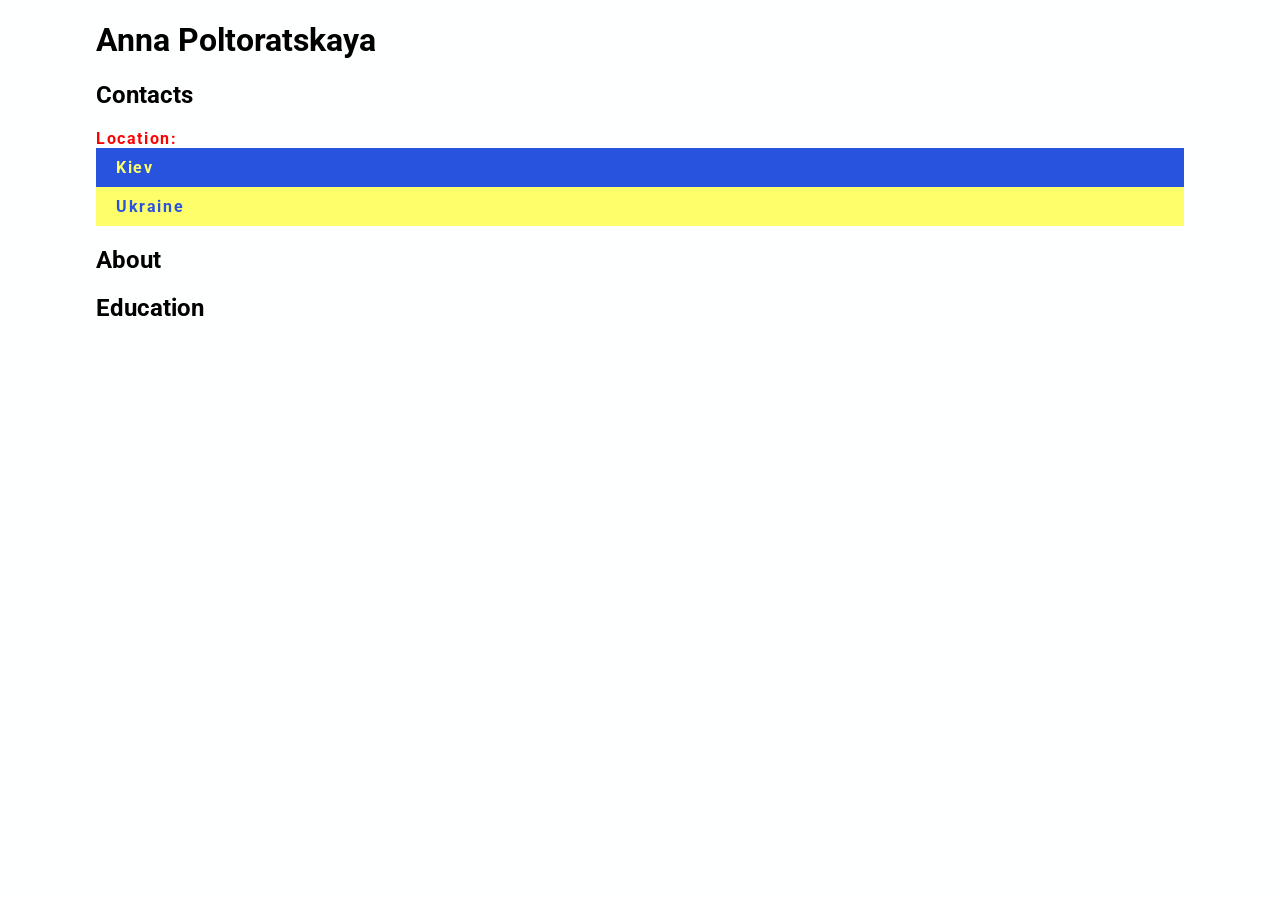
<file: index.html>
<!DOCTYPE html>
<html lang="en">
    <head>
        <meta charset="UTF-8">
        <meta name="viewport"
              content="width=device-width, user-scalable=no, initial-scale=1.0, maximum-scale=1.0, minimum-scale=1.0">
        <meta http-equiv="X-UA-Compatible" content="ie=edge">
        <link rel="preconnect" href="https://fonts.googleapis.com">
        <link rel="preconnect" href="https://fonts.gstatic.com" crossorigin>
        <link href="https://fonts.googleapis.com/css2?family=Roboto:ital,wght@0,400;0,500;0,700;1,500&display=swap"
              rel="stylesheet">
        <link rel="stylesheet" href="style.css">
        <title>Anna Poltoratskaya CV. RSSchool JS/FE Course EN.</title>
    </head>
    <body>
        <div class="wrapper">
            <header class="header">

            </header>

            <main class="main">
                <div class="container">
                    <h1>Anna Poltoratskaya</h1>
                    <div class="contacts">
                        <div class="contacts__title">
                            <h2>Contacts</h2>
                        </div>
                        <div class="contacts__info info">
                            <ul class="info__list">
                                <li class="info__item location">
                                    <span class="location__title">Location: </span><br>
                                    <span class="location__city"> Kiev </span>
                                    <span class="location__country">Ukraine</span>
                                </li>
                            </ul>
                        </div>
                    </div>
                    <div class="about">
                        <h2>About</h2>

                    </div>
                    <div class="education">
                        <h2 class="education__title">Education</h2>
                    </div>
                </div>
            </main>

            <footer class="footer">

            </footer>
        </div>
    </body>
</html>
</file>
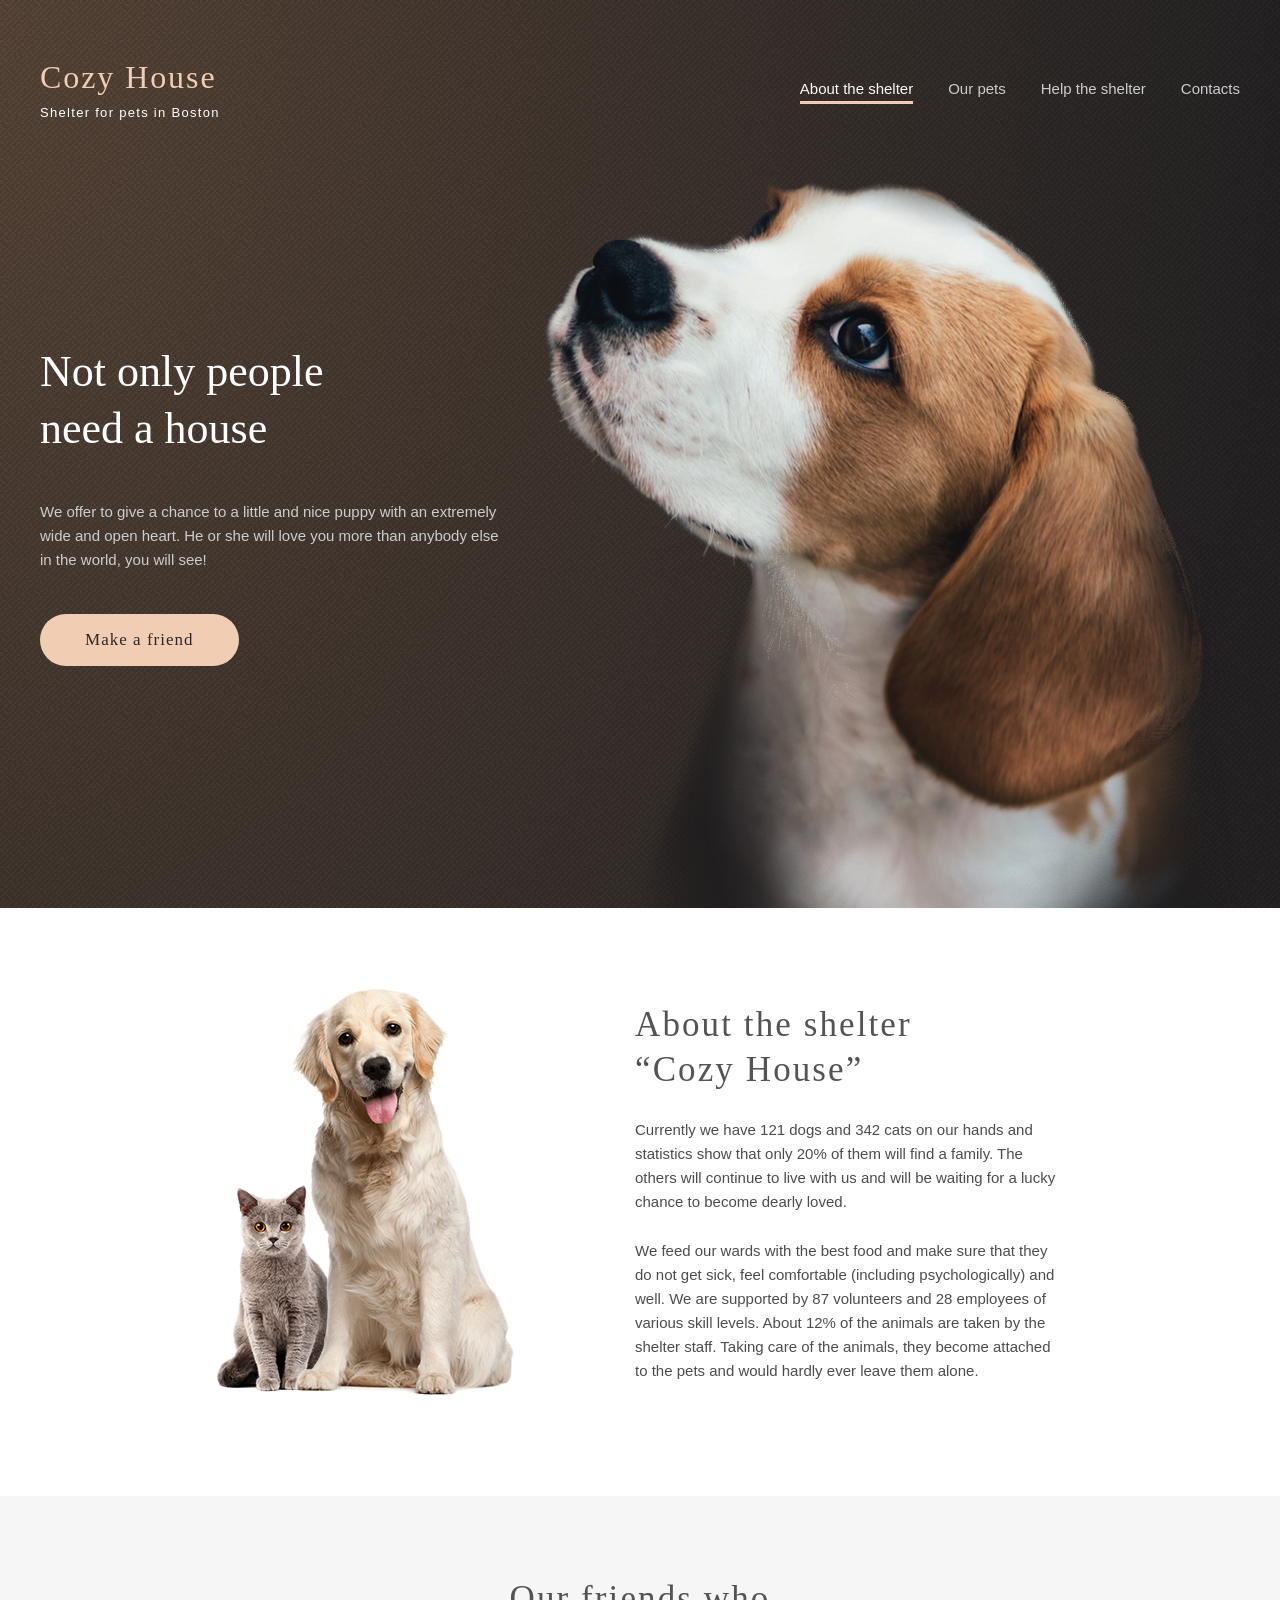
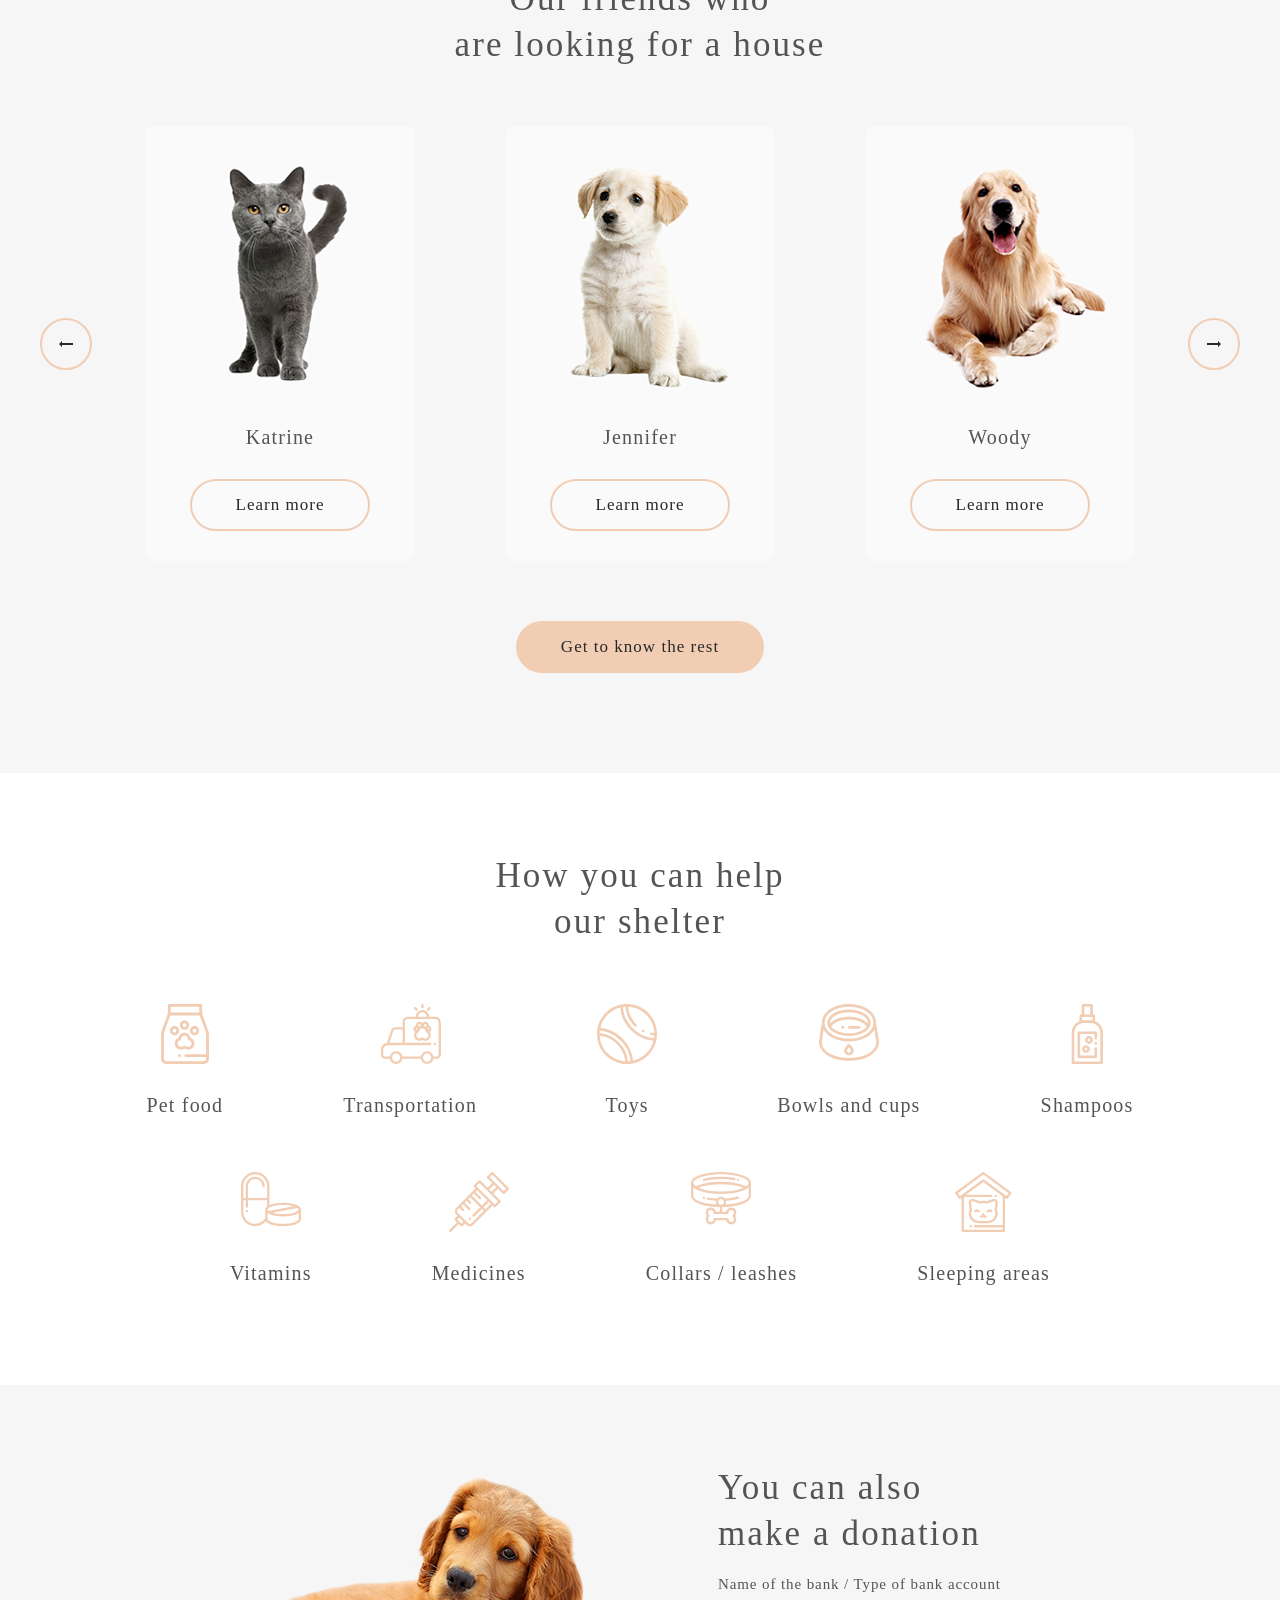
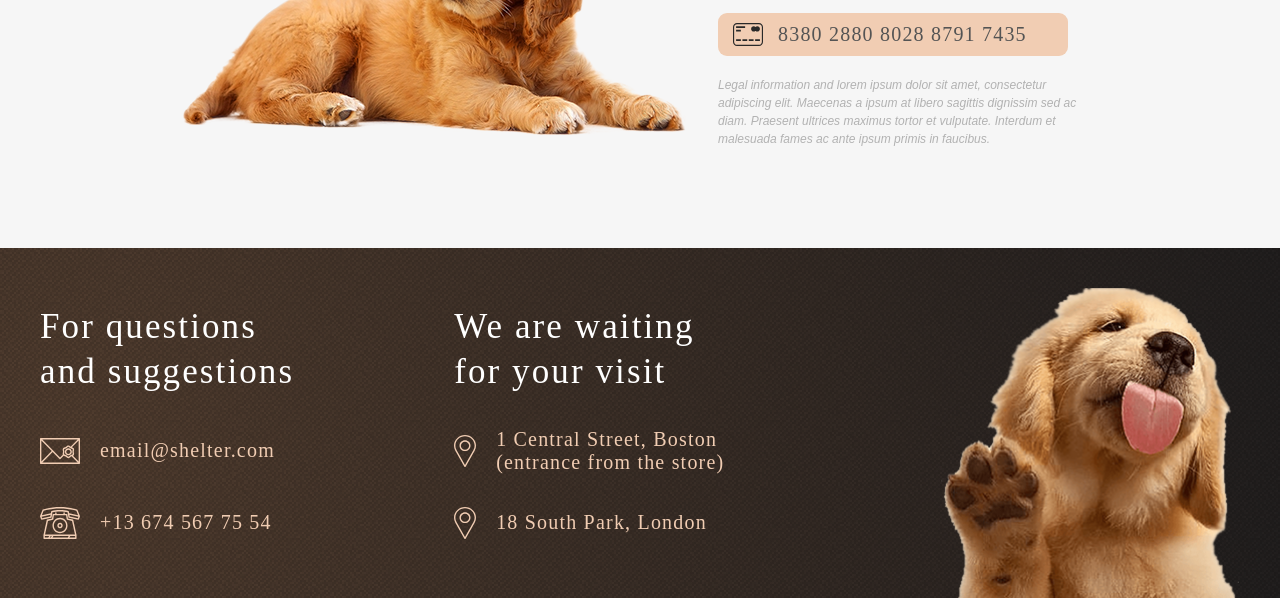
<file: Shelter/pages/index.html>
<!doctype html>
<html lang="en">
    <head>
        <meta charset="UTF-8">
        <meta name="viewport"
              content="width=device-width, user-scalable=no, initial-scale=1.0, maximum-scale=1.0, minimum-scale=1.0">
        <meta http-equiv="X-UA-Compatible" content="ie=edge">
        <title>Cozy House. Shelter for pets in Boston</title>
        <!--        <link rel="stylesheet" href="css/normalize.css">-->
        <link rel="stylesheet" href="css/style_zero.css">
        <link rel="stylesheet" href="css/style.css">
        <script src="js/script.js" defer></script>
    </head>
    <body>
        <div class="wrapper">
            <div class="start-screen">
                <header class="header">
                    <div class="header__container">
                        <a href="#" class="header__logo logo">
                            <h1 class="logo__title">Cozy House</h1>
                            <p class="logo__subtitle">Shelter for pets in Boston</p>
                        </a>
                        <nav class="header__menu menu">
                            <ul class="menu__list">
                                <li class="menu__item menu__item_active">
                                    <a href="#" class="menu__link">About the shelter</a>
                                </li>
                                <li class="menu__item">
                                    <a href="pets.html" class="menu__link">Our pets</a>
                                </li>
                                <li class="menu__item">
                                    <a href="#help" class="menu__link">Help the shelter</a>
                                </li>
                                <li class="menu__item">
                                    <a href="#contacts" class="menu__link">Contacts</a>
                                </li>
                            </ul>
                        </nav>
                        <div class="header__burger header__burger_main">
                            <span></span>
                        </div>
                    </div>
                </header>
                <div class="start-screen__container">
                    <div class="start-screen__content content">
                        <h2 class="content__title">Not only people <br>need a house</h2>
                        <div class="content__text">
                            We offer to give a chance to a little and nice puppy with an extremely wide and open heart.
                            He or she will love you more than anybody else in the world, you will see!
                        </div>
                        <div class="button-primary_start-screen">
                            <a href="#pets" class="content__button button-primary">Make a friend</a>
                        </div>
                    </div>
                    <div class="start-screen__img">
                        <img src="../assets/images/main/start-screen-puppy.png" alt="">
                    </div>

                </div>
            </div>
            <main class="main">
                <section class="about">
                    <div class="about__container">
                        <div class="about__content section-content">
                            <div class="about__img">
                                <img src="../assets/images/main/about-pets.png" alt="">
                            </div>
                            <div class="about__block-text block-text">
                                <h2 class="block-text__title section-title">About the shelter <br>“Cozy House”</h2>
                                <p class="block-text__text">Currently we have 121 dogs and 342 cats on our hands and
                                    statistics show that only 20% of them will find a family. The others will continue
                                    to live with us and will be waiting for a lucky chance to become dearly loved.</p>
                                <p class="block-text__text">We feed our wards with the best food and make sure that they
                                    do not get sick, feel comfortable (including psychologically) and well. We are
                                    supported by 87 volunteers and 28 employees of various skill levels. About 12% of
                                    the animals are taken by the shelter staff. Taking care of the animals, they become
                                    attached to the pets and would hardly ever leave them alone.</p>
                            </div>
                        </div>
                    </div>
                </section>
                <section class="pets">
                    <a name="pets"></a>
                    <div class="pets__container">
                        <div class="pets__content section-content">
                            <h2 class="pets__title section-title">Our friends who <br>are looking for a house</h2>
                            <div class="pets__slider slider">
                                <a href="##" class="slider__btn-arrow slider__btn-arrow_prev">
                                    <img src="../assets/icons/arrow.svg" alt="arrow prev">
                                </a>
                                <div class="pets__cards">
                                    <div class="card">
                                        <div class="card__img">
                                            <img src="../assets/images/pets/pets-katrine.png" alt="Katrine">
                                        </div>
                                        <p class="card__name">Katrine</p>
                                        <a href="##" class="card__button button-secondary">Learn more</a>
                                    </div>
                                    <div class="card card_odd-1">
                                        <div class="card__img">
                                            <img src="../assets/images/pets/pets-jennifer.png" alt="Jennifer">
                                        </div>
                                        <p class="card__name">Jennifer</p>
                                        <a href="##" class="card__button button-secondary">Learn more</a>
                                    </div>
                                    <div class="card card_odd-2">
                                        <div class="card__img">
                                            <img src="../assets/images/pets/pets-woody.png" alt="Woody">
                                        </div>
                                        <p class="card__name">Woody</p>
                                        <a href="##" class="card__button button-secondary">Learn more</a>
                                    </div>
                                </div>
                                <a href="##" class="slider__btn-arrow slider__btn-arrow_next"><img
                                    src="../assets/icons/arrow.svg" alt="arrow next"></a>
                            </div>
                            <a href="pets.html" class="pets__button button-primary">Get to know the rest</a>
                        </div>
                    </div>
                </section>
                <section class="help">
                    <a name="help"></a>
                    <div class="help__container">
                        <div class="help__content section-content">
                            <h2 class="help__title section-title">How you can help <br>our shelter</h2>
                            <div class="help__list">
                                <div class="help__item">
                                    <div class="help__item-img">
                                        <img src="../assets/icons/help_list/pet-food.svg" alt="Pet food">
                                    </div>
                                    <p class="help__item-text">Pet food</p>
                                </div>
                                <div class="help__item">
                                    <div class="help__item-img">
                                        <img src="../assets/icons/help_list/transportation.svg" alt="Transportation">
                                    </div>
                                    <p class="help__item-text">Transportation</p>
                                </div>
                                <div class="help__item">
                                    <div class="help__item-img">
                                        <img src="../assets/icons/help_list/toys.svg" alt="Toys">
                                    </div>
                                    <p class="help__item-text">Toys</p>
                                </div>
                                <div class="help__item">
                                    <div class="help__item-img">
                                        <img src="../assets/icons/help_list/bowls-and-cups.svg" alt="Bowls and cups">
                                    </div>
                                    <p class="help__item-text">Bowls and cups</p>
                                </div>
                                <div class="help__item">
                                    <div class="help__item-img">
                                        <img src="../assets/icons/help_list/shampoos.svg" alt="Shampoos">
                                    </div>
                                    <p class="help__item-text">Shampoos</p>
                                </div>
                                <div class="help__item">
                                    <div class="help__item-img">
                                        <img src="../assets/icons/help_list/vitamins.svg" alt="Vitamins">
                                    </div>
                                    <p class="help__item-text">Vitamins</p>
                                </div>
                                <div class="help__item">
                                    <div class="help__item-img">
                                        <img src="../assets/icons/help_list/medicines.svg" alt="Medicines">
                                    </div>
                                    <p class="help__item-text">Medicines</p>
                                </div>
                                <div class="help__item">
                                    <div class="help__item-img">
                                        <img src="../assets/icons/help_list/collars-or-leashes.svg"
                                             alt="Collars / leashes">
                                    </div>
                                    <p class="help__item-text">Collars / leashes</p>
                                </div>
                                <div class="help__item">
                                    <div class="help__item-img">
                                        <img src="../assets/icons/help_list/sleeping-area.svg" alt="Sleeping areas">
                                    </div>
                                    <p class="help__item-text">Sleeping areas</p>
                                </div>
                            </div>
                        </div>

                    </div>
                </section>
                <section class="donation">
                    <div class="donation__container">
                        <div class="donation__content section-content">
                            <div class="donation__img">
                                <img src="../assets/images/main/donation-dog.png" alt="">
                            </div>
                            <div class="donation__block-text block-text">
                                <h2 class="block-text__title section-title">You can also <br>make a donation</h2>
                                <p class="donation__text">Name of the bank / Type of bank account</p>
                                <div class="donation__credit-card">
                                    <a href="##"><img src="../assets/icons/credit-card.svg" alt="Credit card">8380 2880
                                        8028 8791 7435</a>
                                </div>
                                <p class="donation__note">
                                    Legal information and lorem ipsum dolor sit amet, consectetur adipiscing elit.
                                    Maecenas a ipsum at libero sagittis dignissim sed ac diam. Praesent ultrices maximus
                                    tortor et vulputate. Interdum et malesuada fames ac ante ipsum primis in faucibus.
                                </p>
                            </div>
                        </div>
                    </div>
                </section>
            </main>
            <footer class="footer">
                <a name="contacts"></a>
                <div class="footer__container">
                    <div class="footer__content">
                        <div class="footer__contacts">
                            <div class="contacts contacts__contact">
                                <h3 class="footer__title">For questions <br>and suggestions</h3>

                                <div class="contacts__item contacts__item_mail">
                                    <a class="contacts__mail" href="mailto:email@shelter.com">
                                        <img class="contacts__img" src="../assets/icons/mail.svg" alt="email">email@shelter.com</a>
                                </div>
                                <div class="contacts__item">
                                    <a class="contacts__phone" href="tel:136745677554">
                                        <img class="contacts__img" src="../assets/icons/phone.svg" alt="phone"> +13 674
                                        567 75 54</a>
                                </div>
                            </div>
                            <div class="contacts contacts__location">
                                <h3 class="footer__title">We are waiting <br>for your visit</h3>
                                <div class="contacts__item contacts__item_location1">
                                    <a class="contacts__location"
                                       href="https://www.google.com/maps/place/1+Central+St,+Boston,+MA+02109,+%D0%A1%D0%A8%D0%90/@42.3585519,-71.056915,17z/data=!3m1!4b1!4m5!3m4!1s0x89e370868bc2ce7b:0x82fa7db94f5fea9e!8m2!3d42.3585519!4d-71.0547263"
                                       target="_blank"><img class="contacts__img" src="../assets/icons/pin.svg"
                                                            alt="location">
                                        1 Central Street, Boston <br>(entrance from the store)</a>
                                </div>
                                <div class="contacts__item">
                                    <a class="contacts__location"
                                       href="https://www.google.com/maps/place/18+S+Park+Cres,+London+SE6+1JW,+%D0%92%D0%B5%D0%BB%D0%B8%D0%BA%D0%BE%D0%B1%D1%80%D0%B8%D1%82%D0%B0%D0%BD%D0%B8%D1%8F/@51.4424531,0.0036272,17z/data=!3m1!4b1!4m5!3m4!1s0x47d8a9e35f520529:0x8d1b5611767e32ec!8m2!3d51.4424531!4d0.0058159"
                                       target="_blank"><img class="contacts__img" src="../assets/icons/pin.svg"
                                                            alt="location">
                                        18 South Park, London</a>
                                </div>

                            </div>
                        </div>
                        <div class="footer__img">
                            <img src="../assets/images/main/footer-puppy.png" alt="Puppy">
                        </div>
                    </div>
                </div>
            </footer>
        </div>
    </body>
</html>
</file>
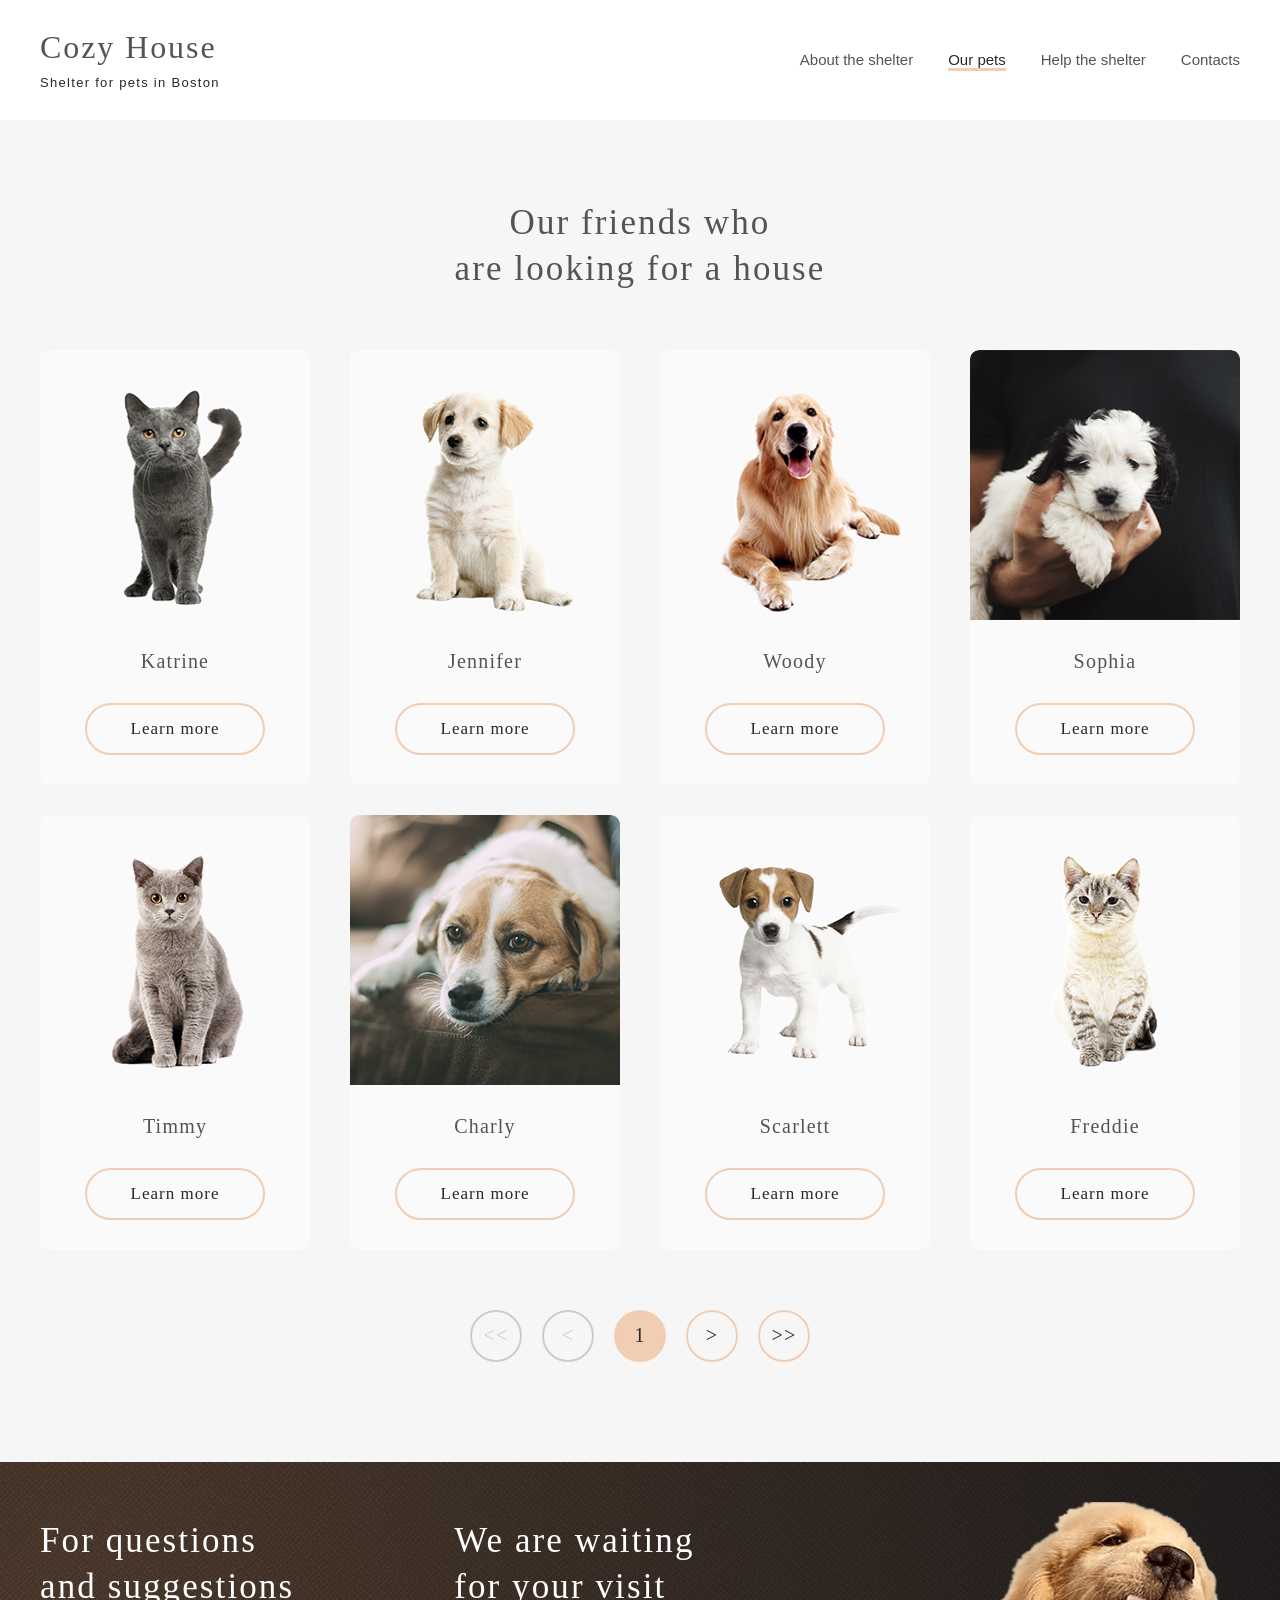
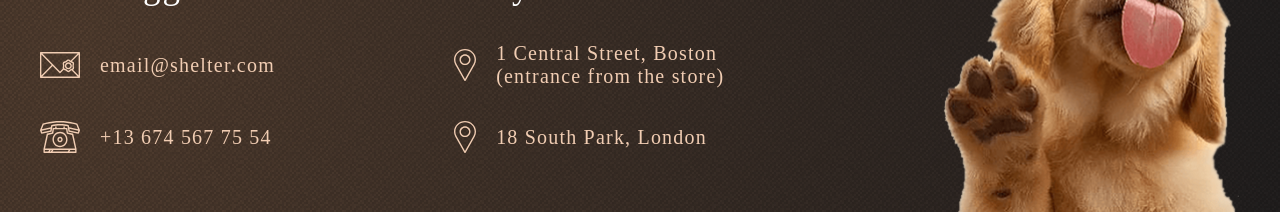
<file: Shelter/pages/pets.html>
<!doctype html>
<html lang="en">
    <head>
        <meta charset="UTF-8">
        <meta name="viewport"
              content="width=device-width, user-scalable=no, initial-scale=1.0, maximum-scale=1.0, minimum-scale=1.0">
        <meta http-equiv="X-UA-Compatible" content="ie=edge">
        <title>Cozy House. Our pets. Shelter for pets in Boston</title>
        <link rel="stylesheet" href="css/style_zero.css">
        <link rel="stylesheet" href="css/style.css">
        <script src="js/script.js" defer></script>
    </head>
    <body>
        <div class="wrapper">
            <header class="header header_pets">
                <div class="header__container header__container_pets">
                    <a href="index.html" class="header__logo logo">
                        <h1 class="logo__title">Cozy House</h1>
                        <p class="logo__subtitle">Shelter for pets in Boston</p>
                    </a>
                    <nav class="header__menu menu">
                        <ul class="menu__list">
                            <li class="menu__item">
                                <a href="index.html" class="menu__link">About the shelter</a>
                            </li>
                            <li class="menu__item">
                                <a href="pets.html" class="menu__link menu__item_active">Our pets</a>
                            </li>
                            <li class="menu__item">
                                <a href="index.html#help" class="menu__link">Help the shelter</a>
                            </li>
                            <li class="menu__item">
                                <a href="#contacts" class="menu__link">Contacts</a>
                            </li>
                        </ul>
                    </nav>
                    <div class="header__burger">
                        <span></span>
                    </div>
                </div>
            </header>
            <main class="main main_pets">
                <section class="pets">
                    <div class="pets__container">
                        <div class="pets__content section-content">
                            <h2 class="pets__title section-title">Our friends who <br>are looking for a house</h2>
                                <div class="pets__cards pets__cards_pet">
                                    <div class="card">
                                        <div class="card__img">
                                            <img src="../assets/images/pets/pets-katrine.png" alt="Katrine">
                                        </div>
                                        <p class="card__name">Katrine</p>
                                        <a href="#" class="card__button button-secondary">Learn more</a>
                                    </div>
                                    <div class="card">
                                        <div class="card__img">
                                            <img src="../assets/images/pets/pets-jennifer.png" alt="Jennifer">
                                        </div>
                                        <p class="card__name">Jennifer</p>
                                        <a href="#" class="card__button button-secondary">Learn more</a>
                                    </div>
                                    <div class="card">
                                        <div class="card__img">
                                            <img src="../assets/images/pets/pets-woody.png" alt="Woody">
                                        </div>
                                        <p class="card__name">Woody</p>
                                        <a href="#" class="card__button button-secondary">Learn more</a>
                                    </div>
                                    <div class="card card_odd-1">
                                        <div class="card__img">
                                            <img src="../assets/images/pets/pets-sophia.jpg" alt="Sophia">
                                        </div>
                                        <p class="card__name">Sophia</p>
                                        <a href="#" class="card__button button-secondary">Learn more</a>
                                    </div>
                                    <div class="card card_odd-1">
                                        <div class="card__img">
                                            <img src="../assets/images/pets/pets-timmy.jpg" alt="Timmy">
                                        </div>
                                        <p class="card__name">Timmy</p>
                                        <a href="#" class="card__button button-secondary">Learn more</a>
                                    </div>
                                    <div class="card card_odd-1">
                                        <div class="card__img">
                                            <img src="../assets/images/pets/pets-charly.jpg" alt="Charly">
                                        </div>
                                        <p class="card__name">Charly</p>
                                        <a href="#" class="card__button button-secondary">Learn more</a>
                                    </div>
                                    <div class="card card_odd-2">
                                        <div class="card__img">
                                            <img src="../assets/images/pets/pets-scarlet.png" alt="Scarlett">
                                        </div>
                                        <p class="card__name">Scarlett</p>
                                        <a href="#" class="card__button button-secondary">Learn more</a>
                                    </div>
                                    <div class="card card_odd-2">
                                        <div class="card__img">
                                            <img src="../assets/images/pets/pets-freddie.jpg" alt="Freddie">
                                        </div>
                                        <p class="card__name">Freddie</p>
                                        <a href="#" class="card__button button-secondary">Learn more</a>
                                    </div>
                                </div>

                            <div class="pets__nav pets-nav">
                                <div class="pets-nav__btn pets-nav__btn_disabled"> << </div>
                                <div class="pets-nav__btn pets-nav__btn_disabled"> < </div>
                                <div class="pets-nav__btn pets-nav__btn_active"> 1 </div>
                                <div class="pets-nav__btn pets-nav__btn_enabled"> > </div>
                                <div class="pets-nav__btn pets-nav__btn_enabled"> >> </div>
                            </div>
                            </div>

                        </div>
                </section>
            </main>
            <footer class="footer">
                <a name="contacts"></a>
                <div class="footer__container">
                    <div class="footer__content">
                        <div class="footer__contacts">
                            <div class="contacts contacts__contact">
                                <h3 class="footer__title">For questions <br>and suggestions</h3>

                                <div class="contacts__item contacts__item_mail">
                                    <a class="contacts__mail" href="mailto:email@shelter.com">
                                        <img class="contacts__img" src="../assets/icons/mail.svg" alt="email">email@shelter.com</a>
                                </div>
                                <div class="contacts__item">
                                    <a class="contacts__phone" href="tel:136745677554">
                                        <img class="contacts__img" src="../assets/icons/phone.svg" alt="phone"> +13 674
                                        567 75 54</a>
                                </div>
                            </div>
                            <div class="contacts contacts__location">
                                <h3 class="footer__title">We are waiting <br>for your visit</h3>
                                <div class="contacts__item contacts__item_location1">
                                    <a class="contacts__location"
                                       href="https://www.google.com/maps/place/1+Central+St,+Boston,+MA+02109,+%D0%A1%D0%A8%D0%90/@42.3585519,-71.056915,17z/data=!3m1!4b1!4m5!3m4!1s0x89e370868bc2ce7b:0x82fa7db94f5fea9e!8m2!3d42.3585519!4d-71.0547263"
                                       target="_blank"><img class="contacts__img" src="../assets/icons/pin.svg"
                                                            alt="location">
                                        1 Central Street, Boston <br>(entrance from the store)</a>
                                </div>
                                <div class="contacts__item">
                                    <a class="contacts__location"
                                       href="https://www.google.com/maps/place/18+S+Park+Cres,+London+SE6+1JW,+%D0%92%D0%B5%D0%BB%D0%B8%D0%BA%D0%BE%D0%B1%D1%80%D0%B8%D1%82%D0%B0%D0%BD%D0%B8%D1%8F/@51.4424531,0.0036272,17z/data=!3m1!4b1!4m5!3m4!1s0x47d8a9e35f520529:0x8d1b5611767e32ec!8m2!3d51.4424531!4d0.0058159"
                                       target="_blank"><img class="contacts__img" src="../assets/icons/pin.svg"
                                                            alt="location">
                                        18 South Park, London</a>
                                </div>

                            </div>
                        </div>
                        <div class="footer__img">
                            <img src="../assets/images/main/footer-puppy.png" alt="Puppy">
                        </div>
                    </div>
                </div>
            </footer>
        </div>
    </body>
</html>
</file>
<file: style.css>
*, *:before, *:after {
    -moz-box-sizing: border-box;
    -webkit-box-sizing: border-box;
    box-sizing: border-box;
}

ul {
    margin: 0;
    padding: 0;
}

ul li {
    list-style: none;
}



/*-----------------------------*/
:root {
    --color-blue: #2753df;
    --color-yellow: #fdfe6a;
}
/*-----------------------------*/

body {
    background-color: #feffff;
    font-family: 'Roboto', sans-serif;
}

.container {
    max-width: 1088px;
    margin: 0px auto;
}

.location {
    font-weight: bold;
    letter-spacing: .1rem;
}
.location span:not(:first-child) {
    display: block;
    width: 100%;
    padding: 10px 0 10px 20px;
}

.location__title {
    color: red;
}

.location__city {
    background-color: var(--color-blue);
    color: var(--color-yellow);
}

.location__country {
    background-color: var(--color-yellow);
    color:  var(--color-blue);
}
</file>
<file: Shelter/pages/css/style_zero.css>
/*Обнуление*/
*{
	padding: 0;
	margin: 0;
	border: 0;
}
*,*:before,*:after{
	-moz-box-sizing: border-box;
	-webkit-box-sizing: border-box;
	box-sizing: border-box;
}
:focus,:active{outline: none;}
a:focus,a:active{outline: none;}

nav,footer,header,aside{display: block;}

html,body{
	height: 100%;
	width: 100%;
	font-size: 100%;
	line-height: 1;
	font-size: 14px;
	-ms-text-size-adjust: 100%;
	-moz-text-size-adjust: 100%;
	-webkit-text-size-adjust: 100%;
}
input,button,textarea{font-family:inherit;}

input::-ms-clear{display: none;}
button{cursor: pointer;}
button::-moz-focus-inner {padding:0;border:0;}
a, a:visited{text-decoration: none;}
a:hover{text-decoration: none;}
ul li{list-style: none;}
img{vertical-align: top;}

h1,h2,h3,h4,h5,h6{font-size:inherit;font-weight: 400;}
/*--------------------*/
</file>
<file: Shelter/pages/css/style.css>
.header__burger {
  display: none;
  cursor: pointer;
}

@media (max-width: 767.98px) {
  .header__burger {
    margin-right: 43px;
    display: block;
    position: relative;
    width: 30px;
    height: 20px;
    z-index: 5;
  }

  .header__burger span,
.header__burger:before,
.header__burger:after {
    position: absolute;
    background-color: #000000;
    left: 0;
    width: 100%;
    height: 2px;
    transition: all 0.3s ease 0s;
  }

  .header__burger_main span,
.header__burger_main:before,
.header__burger_main:after {
    background-color: #F1CDB3;
  }

  .header__burger:before,
.header__burger:after {
    content: "";
  }

  .header__burger span {
    top: 9px;
  }

  header__burger:before {
    top: 0;
  }

  .header__burger:after {
    bottom: 1px;
  }

  .header__burger.active:before {
    transform: rotate(45deg);
    top: 9px;
  }

  .header__burger.active:after {
    transform: rotate(-45deg);
    bottom: 9px;
  }

  .header__burger.active span {
    transform: scale(0);
  }
}
body {
  font-family: "Arial", sans-serif;
  color: #616161;
}

a {
  color: inherit;
}

.section-content {
  padding: 80px 0 100px 0;
}

.section-title {
  font-family: "Georgia", serif;
  font-weight: 400;
  font-size: 35px;
  line-height: 130%;
  letter-spacing: 0.06em;
  color: #545454;
}

.wrapper {
  overflow: hidden;
  display: flex;
  flex-direction: column;
  min-height: 100%;
  background: #FFFFFF;
}

[class*=__container] {
  max-width: 1200px;
  margin: 0px auto;
  /*padding: 0 15px;*/
}

.start-screen {
  height: 908px;
  background: url("../../assets/images/main/start-screen_patern.png"), radial-gradient(100% 215.42% at 0% 0%, #5B483A 0%, #262425 100%);
  color: #FFFFFF;
}

.header {
  width: 100%;
}

.header_pets {
  position: fixed;
  top: 0;
  left: 0;
  z-index: 50;
  background: #FFFFFF;
}

.main_pets {
  padding-top: 120px;
}

.header__container {
  min-height: 60px;
  padding: 60px 0;
  display: flex;
  align-items: center;
  justify-content: space-between;
}

.header__container_pets {
  padding: 30px 0;
}
.header__container_pets .logo__title {
  color: #545454;
}
.header__container_pets .logo__subtitle {
  color: #292929;
}
.header__container_pets .menu__link {
  color: #545454;
}
.header__container_pets .menu__link:hover {
  color: #292929;
}
.header__container_pets .menu__item_active {
  color: #292929;
}

.logo__title {
  padding-bottom: 10px;
  font-family: "Georgia", serif;
  font-weight: 400;
  font-size: 32px;
  line-height: 110%;
  letter-spacing: 0.06em;
  color: #F1CDB3;
}

.logo__subtitle {
  font-weight: 400;
  font-size: 13px;
  line-height: 15px;
  letter-spacing: 0.1em;
  text-align: center;
}

.menu__list {
  display: flex;
}

.menu__item:not(:last-child) {
  margin: 0 35px 0 0;
}

.menu__item {
  font-family: "Arial";
  font-weight: 400;
  font-size: 15px;
  line-height: 160%;
  color: #CDCDCD;
}
.menu__item:hover {
  color: #FAFAFA;
}

.menu__item_active {
  color: #FAFAFA;
  border-bottom: 3px solid #F1CDB3;
}

/*-----------------------------------------------------------------*/
.start-screen__container {
  display: flex;
  align-items: center;
  justify-content: space-between;
}

.content__title {
  font-family: "Georgia", serif;
  font-weight: 400;
  font-size: 44px;
  line-height: 130%;
}

.content__text {
  font-weight: 400;
  font-size: 15px;
  line-height: 160%;
  color: #CDCDCD;
}

.start-screen__img {
  margin-left: 42px;
}

.start-screen__container {
  align-items: normal;
}

.start-screen__content {
  padding-top: 163px;
}

.start-screen__content > *:not(:last-child) {
  margin: 0 0 42px 0;
}

.button-primary_start-screen {
  display: flex;
}

.button-primary, .button-secondary {
  display: inline-flex;
  align-items: center;
  justify-content: center;
  min-height: 52px;
  padding: 15px 45px;
  border-radius: 100px;
  font-family: "Georgia", serif;
  font-weight: 400;
  font-size: 17px;
  line-height: 130%;
  letter-spacing: 0.06em;
  color: #292929;
}

.button-primary {
  background: #F1CDB3;
}

.button-secondary {
  border: 2px solid #F1CDB3;
  padding: 15px 43px;
}

.button-primary:hover {
  background: #FDDCC4;
}

/*=================================================*/
.about__content {
  padding: 80px 175px 100px 175px;
  display: flex;
  align-items: center;
  justify-content: space-between;
}

.about__img {
  margin: 0 120px 0 0;
}

.block-text__text {
  font-family: "Arial";
  font-weight: 400;
  font-size: 15px;
  line-height: 160%;
  color: #4C4C4C;
}

.about__block-text > *:not(:last-child) {
  margin: 0 0 25px 0;
}

/*=================================================*/
.pets {
  background: #F6F6F6;
}

.pets__content {
  display: flex;
  flex-direction: column;
  align-items: center;
}

.pets__title {
  text-align: center;
  height: 90px;
}

.pets__content > *:not(:last-child) {
  margin: 0 0 60px 0;
}

.pets__slider {
  width: 100%;
  display: flex;
  align-items: center;
  justify-content: space-between;
}

.pets__cards {
  display: flex;
  align-items: center;
  flex-wrap: wrap;
  flex: 1 1 auto;
  justify-content: space-between;
}

.slider__btn-arrow {
  display: flex;
  flex-direction: column;
  align-items: center;
  padding: 21px 19px;
  width: 52px;
  height: 52px;
  border: 2px solid #F1CDB3;
  border-radius: 100px;
}
.slider__btn-arrow:hover {
  background: #FDDCC4;
  border-color: #FDDCC4;
}

.slider__btn-arrow_next {
  transform: rotate(180deg);
}

.slider__btn-arrow_prev {
  margin-right: 53px;
}

.slider__btn-arrow_next {
  margin-left: 53px;
}

.pets__cards_pet > * {
  margin-bottom: 30px;
}

.card {
  display: flex;
  flex-direction: column;
  align-items: center;
  width: 270px;
  height: 435px;
  background: #FAFAFA;
  border-radius: 9px;
}
.card:hover {
  cursor: pointer;
  box-shadow: 0px 2px 35px 14px rgba(13, 13, 13, 0.04);
  background: #FFFFFF;
}
.card:hover .button-secondary {
  background: #FDDCC4;
  border-color: #FDDCC4;
}

.card > * {
  margin-bottom: 30px;
}

.card__name {
  font-family: "Georgia", serif;
  font-weight: 400;
  font-size: 20px;
  line-height: 23px;
  letter-spacing: 0.06em;
  color: #545454;
}

.card__img img {
  border-radius: 9px 9px 0px 0px;
}

/*================================================*/
.help__title {
  text-align: center;
}

.help__list {
  padding: 5px 25px 0 25px;
  display: flex;
  flex-wrap: wrap;
  justify-content: center;
}

.help__item {
  display: flex;
  flex-direction: column;
  align-items: center;
  height: 113px;
  justify-content: space-between;
  padding: 0 60px;
  margin-top: 55px;
}

.help__item-text {
  /* h4 */
  font-family: "Georgia", serif;
  font-weight: 400;
  font-size: 20px;
  line-height: 115%;
  letter-spacing: 0.06em;
  color: #545454;
}

.donation {
  background: #F6F6F6;
}

.donation__content {
  margin: 0 142px 0 143px;
  display: flex;
  align-items: center;
  justify-content: space-between;
}

.donation__img {
  margin-right: 30px;
}

.donation__text {
  font-family: "Georgia", serif;
  font-weight: 400;
  font-size: 15px;
  line-height: 110%;
  letter-spacing: 0.06em;
  color: #545454;
}

.donation__block-text > *:not(:last-child) {
  margin: 0 0 20px 0;
}

.donation__credit-card {
  width: 350px;
  font-family: "Georgia", serif;
  font-weight: 400;
  font-size: 20px;
  line-height: 115%;
  letter-spacing: 0.06em;
  color: #545454;
  background: #F1CDB3;
  border-radius: 9px;
  padding: 10px 15px;
}
.donation__credit-card:hover {
  background: #FDDCC4;
}
.donation__credit-card img {
  padding-right: 15px;
}

.donation__note {
  font-family: "Arial";
  font-style: italic;
  font-weight: 400;
  font-size: 12px;
  line-height: 18px;
  color: #B2B2B2;
}

.footer {
  background: url(../../assets/images/main/start-screen_patern.png), radial-gradient(110.67% 538.64% at 5.73% 50%, #513D2F 0%, #1A1A1C 100%);
}

.footer__content {
  font-family: "Georgia", serif;
  font-weight: 400;
  font-size: 20px;
  line-height: 115%;
  letter-spacing: 0.06em;
  color: #F1CDB3;
  padding-top: 40px;
  display: flex;
  justify-content: space-between;
}

.footer__contacts {
  display: flex;
  justify-content: space-between;
}
.footer__contacts .contacts {
  padding-right: 160px;
}

.contacts__img {
  padding-right: 20px;
}

.footer__title {
  font-family: "Georgia", serif;
  font-weight: 400;
  font-size: 35px;
  line-height: 130%;
  letter-spacing: 0.06em;
  color: #FFFFFF;
  padding-top: 16px;
}

.contacts > *:not(:last-child) {
  padding-bottom: 40px;
}

.contacts__item a {
  display: flex;
  align-items: center;
  height: 32px;
}

.pets__nav {
  display: flex;
  margin-top: -30px;
}

.pets-nav__btn {
  width: 52px;
  height: 52px;
  text-align: center;
  padding-top: 12px;
  font-family: "Georgia", serif;
  font-weight: 400;
  font-size: 20px;
  line-height: 115%;
  letter-spacing: 0.06em;
  border: 2px solid;
  border-radius: 100px;
  color: #292929;
}
.pets-nav__btn:not(:last-child) {
  margin-right: 20px;
}

.pets-nav__btn_disabled {
  border-color: #CDCDCD;
  color: #CDCDCD;
  cursor: default;
}

.pets-nav__btn_active {
  background: #F1CDB3;
  border-color: #F1CDB3;
  cursor: default;
}

.pets-nav__btn_enabled {
  border-color: #F1CDB3;
  cursor: pointer;
}
.pets-nav__btn_enabled:hover {
  background: #FDDCC4;
  border-color: #FDDCC4;
}

@media (max-width: 1279.9px) {
  [class*=__container] {
    max-width: none;
    padding-left: 30px;
    padding-right: 30px;
  }

  .section-content {
    margin: 0 auto;
  }

  .header__container {
    padding-top: 30px;
  }

  .start-screen__container {
    flex-direction: column;
    align-items: center;
  }

  .start-screen__content {
    padding-top: 0px;
    max-width: 460px;
    margin-bottom: 100px;
  }

  .start-screen {
    height: 100%;
  }

  .button-primary_start-screen {
    justify-content: center;
  }

  .start-screen__img {
    margin-left: 0;
    align-self: flex-end;
  }
  .start-screen__img img {
    width: 569px;
    height: 593px;
  }

  .about__content {
    flex-direction: column-reverse;
    width: 430px;
    padding: 80px 0px 100px 0px;
  }
  .about__content .about__img {
    padding-top: 80px;
    margin: 0 auto;
  }

  .slider__btn-arrow_prev {
    margin-right: 12px;
  }

  .slider__btn-arrow_next {
    margin-left: 12px;
  }

  .card_odd-2 {
    display: none;
  }

  .help__list {
    padding: 5px 9px 0 9px;
  }

  .help__item {
    margin-left: 30px;
    margin-right: 30px;
    width: 170px;
  }

  .help__item-text {
    width: 170px;
    text-align: center;
  }

  .donation__content {
    flex-direction: column-reverse;
    width: 380px;
  }

  .donation__img {
    margin-right: 0;
    padding-top: 60px;
  }

  .footer__content {
    flex-direction: column;
    align-items: center;
    padding-top: 30px;
  }

  .footer__contacts {
    width: 100%;
    justify-content: space-around;
  }
  .footer__contacts .contacts {
    padding-right: 0;
  }

  .footer__title {
    padding-top: 0;
  }

  .footer__img {
    padding-top: 65px;
  }

  .pets__cards {
    justify-content: space-around;
  }
}
@media (max-width: 767.98px) {
  [class*=__container] {
    padding-left: 10px;
    padding-right: 10px;
  }

  .section-content {
    padding: 42px 0;
    width: 100%;
  }

  .header__menu {
    display: none;
  }

  .section-title, .content__title {
    font-family: "Georgia", serif;
    font-weight: 400;
    font-size: 25px;
    line-height: 130%;
    text-align: center;
    letter-spacing: 0.06em;
  }

  .content__text {
    text-align: center;
  }

  .start-screen__img img {
    width: 260px;
    height: 272px;
  }

  .about__content {
    width: 100%;
    padding: 42px 15px;
    text-align: justify;
  }
  .about__content .about__img {
    padding-top: 42px;
  }
  .about__content .about__img img {
    width: 260px;
    height: 353.6px;
  }

  .pets__content > *:not(:last-child) {
    margin: 0 0 42px 0;
  }

  .pets__title {
    margin-bottom: 0;
    height: 100%;
  }

  .card_odd-1 {
    display: none;
  }

  .pets__slider {
    justify-content: center;
    align-items: center;
    flex-wrap: wrap;
  }
  .pets__slider .pets__cards {
    justify-content: center;
  }
  .pets__slider .pets__cards .pets__card {
    order: 1;
    padding-bottom: 20px;
    flex: 1 1 100%;
    margin: 0 auto;
    align-self: center;
  }
  .pets__slider .slider__btn-arrow_prev {
    order: 2;
    margin-top: 20px;
    margin-right: 40px;
  }
  .pets__slider .slider__btn-arrow_next {
    order: 3;
    margin-top: 20px;
    margin-left: 40px;
  }

  .help {
    height: 745px;
  }

  .help__item-text {
    font-family: "Georgia", serif;
    font-weight: 400;
    font-size: 15px;
    line-height: 110%;
    text-align: center;
    letter-spacing: 0.06em;
  }

  .help__item-img img {
    width: 50px;
    height: 50px;
  }

  .help__list {
    padding: 27px 5px 0 5px;
  }

  .help__item {
    height: 87px;
    width: 130px;
    justify-content: space-between;
    padding: 0;
    margin: 15px 0;
  }

  .donation__text {
    letter-spacing: normal;
    text-align: center;
  }

  .donation__img img {
    width: 260px;
  }

  .donation__credit-card {
    font-family: "Georgia", serif;
    font-weight: 400;
    font-size: 15px;
    line-height: 110%;
    text-align: center;
    letter-spacing: 0.06em;
    width: 100%;
  }

  .donation__note {
    text-align: justify;
    padding-left: 10px;
    padding-right: 10px;
  }

  .footer br {
    display: none;
  }

  .footer__content {
    text-align: center;
    width: 100%;
  }

  .contacts__item > * {
    justify-content: center;
  }

  .footer__contacts {
    flex-direction: column;
  }

  .footer__contacts .contacts__location .footer__title {
    margin-top: 40px;
    padding-right: 15px;
    padding-left: 15px;
  }

  .footer__title {
    font-family: "Georgia", serif;
    font-weight: 400;
    font-size: 25px;
    line-height: 130%;
    text-align: center;
    letter-spacing: 0.06em;
  }

  .footer__img img {
    width: 260px;
  }

  .pets-nav__btn:not(:last-child) {
    margin-right: 10px;
  }

  .pets__cards {
    justify-content: center;
  }
}

/*# sourceMappingURL=style.css.map */
</file>
